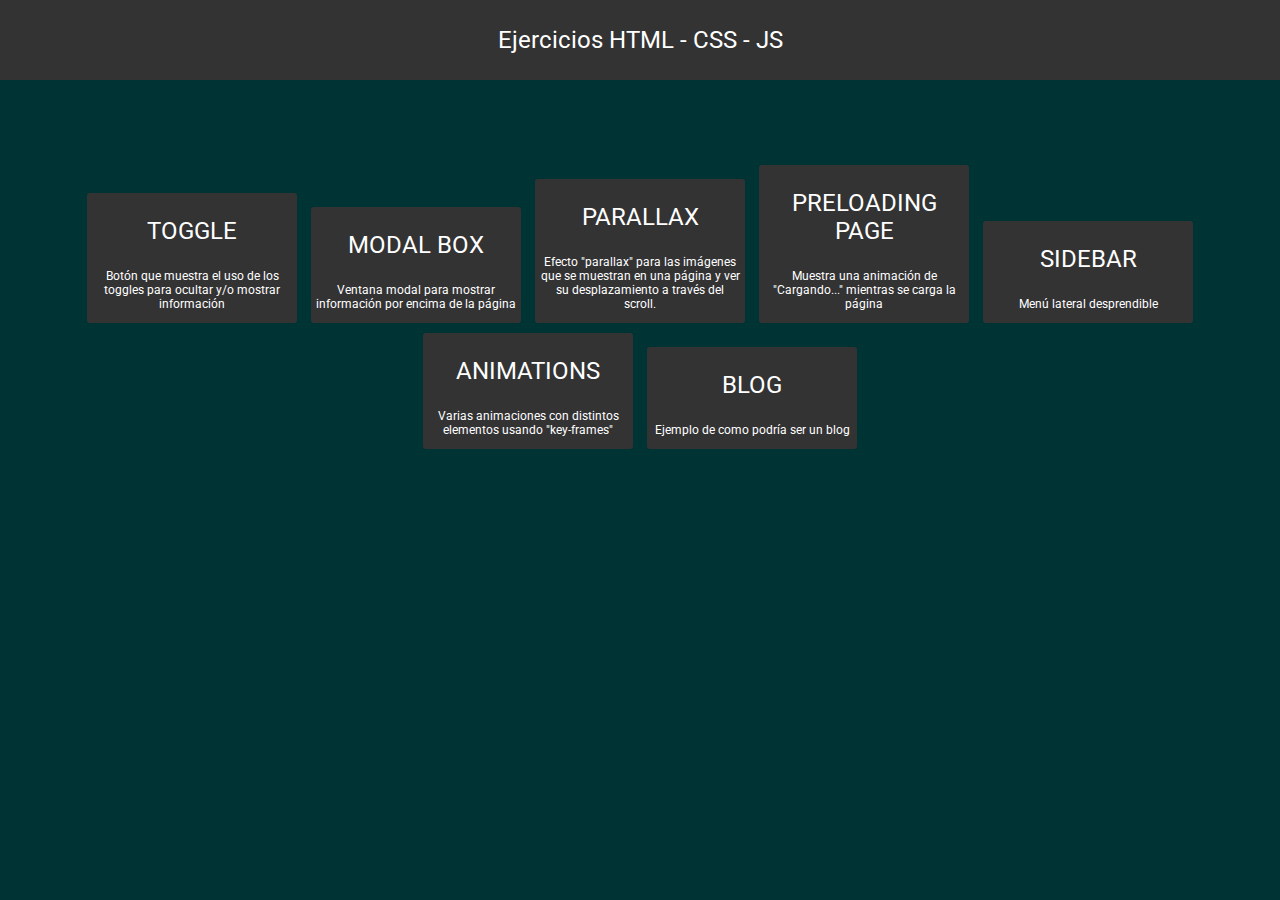
<file: index.html>
<!DOCTYPE html>
<html>
    <head>
        <title>HTML CSS JS</title>
        <meta charset="UTF-8">
        <meta name="viewport" content="width=device-width, initial-scale=1.0">

        <link href="https://fonts.googleapis.com/css?family=Roboto" rel="stylesheet">
        <link type="text/css" rel="stylesheet" href="index.css" />
    </head>
    <body>



        <div class="header">
            Ejercicios HTML - CSS - JS
        </div>


        <div class="container">
            <a href="ToggleHideShow/Toggle.html">
                <div class="sniper">
                    <p class="sniperTitle">TOGGLE</p>
                    <p class="sniperDescrip">Botón que muestra el uso de los toggles para ocultar y/o mostrar información</p>
                </div>
            </a>

            <a href="ModalBox/ModalBoxIndex.html">
                <div class="sniper">
                    <p class="sniperTitle">MODAL BOX</p>
                    <p class="sniperDescrip">Ventana modal para mostrar información por encima de la página</p>
                </div>
            </a>

            <a href="Parallax/Parallax.html">
                <div class="sniper">
                    <p class="sniperTitle">PARALLAX</p>
                    <p class="sniperDescrip">Efecto "parallax" para las imágenes que se muestran en una página y ver su desplazamiento a través del scroll.</p>
                </div>
            </a>

            <a href="PreloadingPage/PreloadingPage.html">
                <div class="sniper">
                    <p class="sniperTitle">PRELOADING PAGE</p>
                    <p class="sniperDescrip">Muestra una animación de "Cargando..." mientras se carga la página</p>
                </div>
            </a>

            <a href="Sidebar/Sidebar.html">
                <div class="sniper">
                    <p class="sniperTitle">SIDEBAR</p>
                    <p class="sniperDescrip">Menú lateral desprendible</p>
                </div>
            </a>
            
            <a href="Animations/AnimationsIndex.html">
                <div class="sniper">
                    <p class="sniperTitle">ANIMATIONS</p>
                    <p class="sniperDescrip">Varias animaciones con distintos elementos usando "key-frames"</p>
                </div>
            </a>
            
            <a href="BlurTransition/home.html">
                <div class="sniper">
                    <p class="sniperTitle">BLOG</p>
                    <p class="sniperDescrip">Ejemplo de como podría ser un blog</p>
                </div>
            </a>

            <!--    
            <a href="">
                <div class="sniper">
                    <p class="sniperTitle"></p>
                    <p class="sniperDescrip"></p>
                </div>
            </a>
            -->
        </div>



    </body>
</html>
</file>
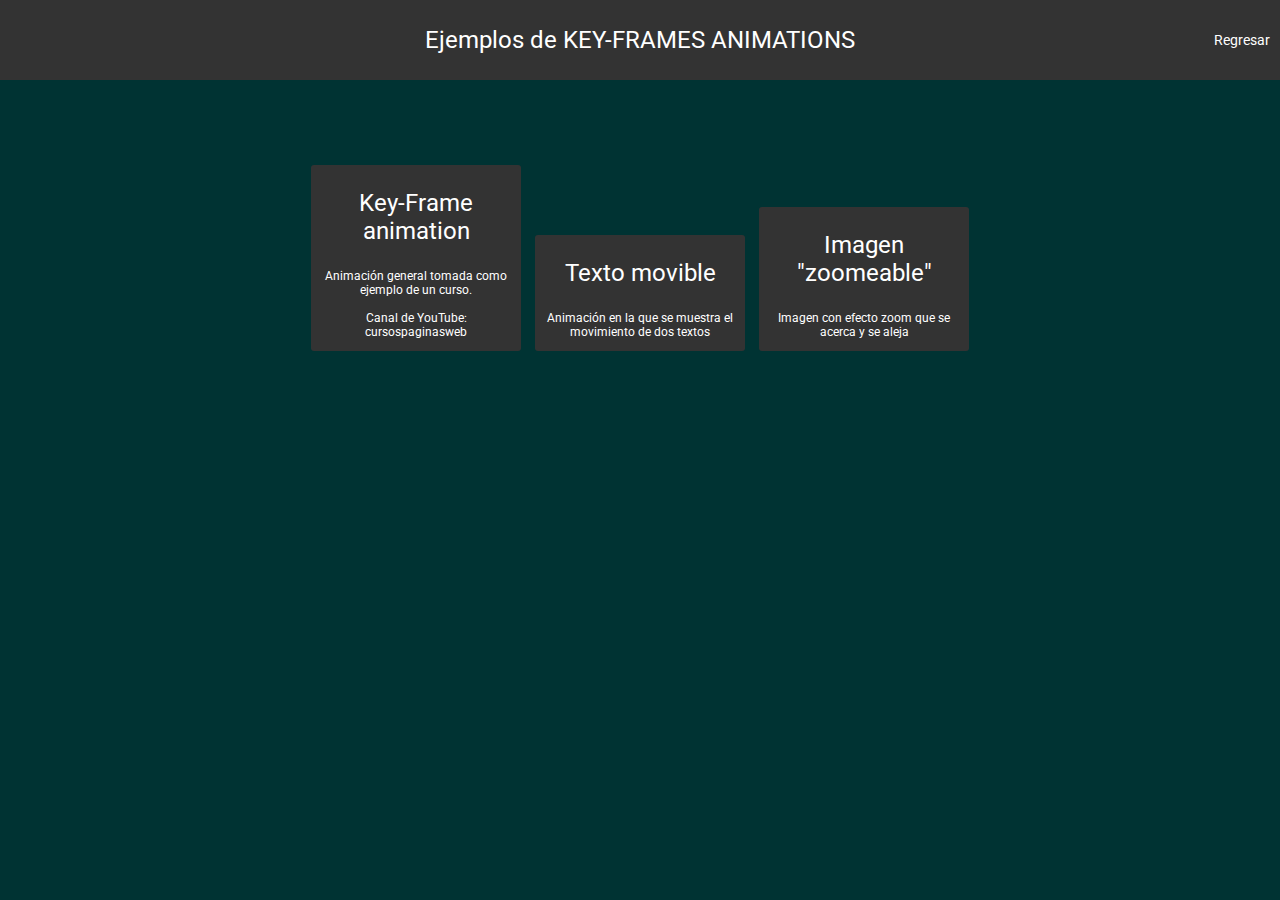
<file: Animations/AnimationsIndex.html>
<!DOCTYPE html>
<html>
    <head>
        <title>Animaciones</title>
        <meta charset="UTF-8">
        <meta name="viewport" content="width=device-width, initial-scale=1.0">

        <link href="https://fonts.googleapis.com/css?family=Roboto" rel="stylesheet">
        <link type="text/css" rel="stylesheet" href="../index.css" />
        <link type="text/css" rel="stylesheet" href="AnimationsIndex.css" />
    </head>
    <body>


        <div class="header">
            Ejemplos de KEY-FRAMES ANIMATIONS

            <a href="../index.html" class="backButton">Regresar</a>
        </div>


        <div class="container">
            <a href="AnimationsExamples/KeyFrameAnimation/animacion1.html" title="https://www.youtube.com/watch?v=LeFmCLBgAeg">
                <div class="sniper">
                    <p class="sniperTitle">Key-Frame animation</p>
                    <p class="sniperDescrip">
                        Animación general tomada como ejemplo de un curso.
                        <br/>
                        <br/>
                        Canal de YouTube: cursospaginasweb
                    </p>
                    
                </div>
            </a>

            <a href="AnimationsExamples/TextoMovible/textoMovible.html">
                <div class="sniper">
                    <p class="sniperTitle">Texto movible</p>
                    <p class="sniperDescrip">Animación en la que se muestra el movimiento de dos textos</p>
                </div>
            </a>
            
            <a href="AnimationsExamples/ImgZoom/imgZoom.html">
                <div class="sniper">
                    <p class="sniperTitle">Imagen "zoomeable"</p>
                    <p class="sniperDescrip">Imagen con efecto zoom que se acerca y se aleja</p>
                </div>
            </a>

            <!--    
            <a href="">
                <div class="sniper">
                    <p class="sniperTitle"></p>
                    <p class="sniperDescrip"></p>
                </div>
            </a>
            -->
        </div>


    </body>
</html>
</file>
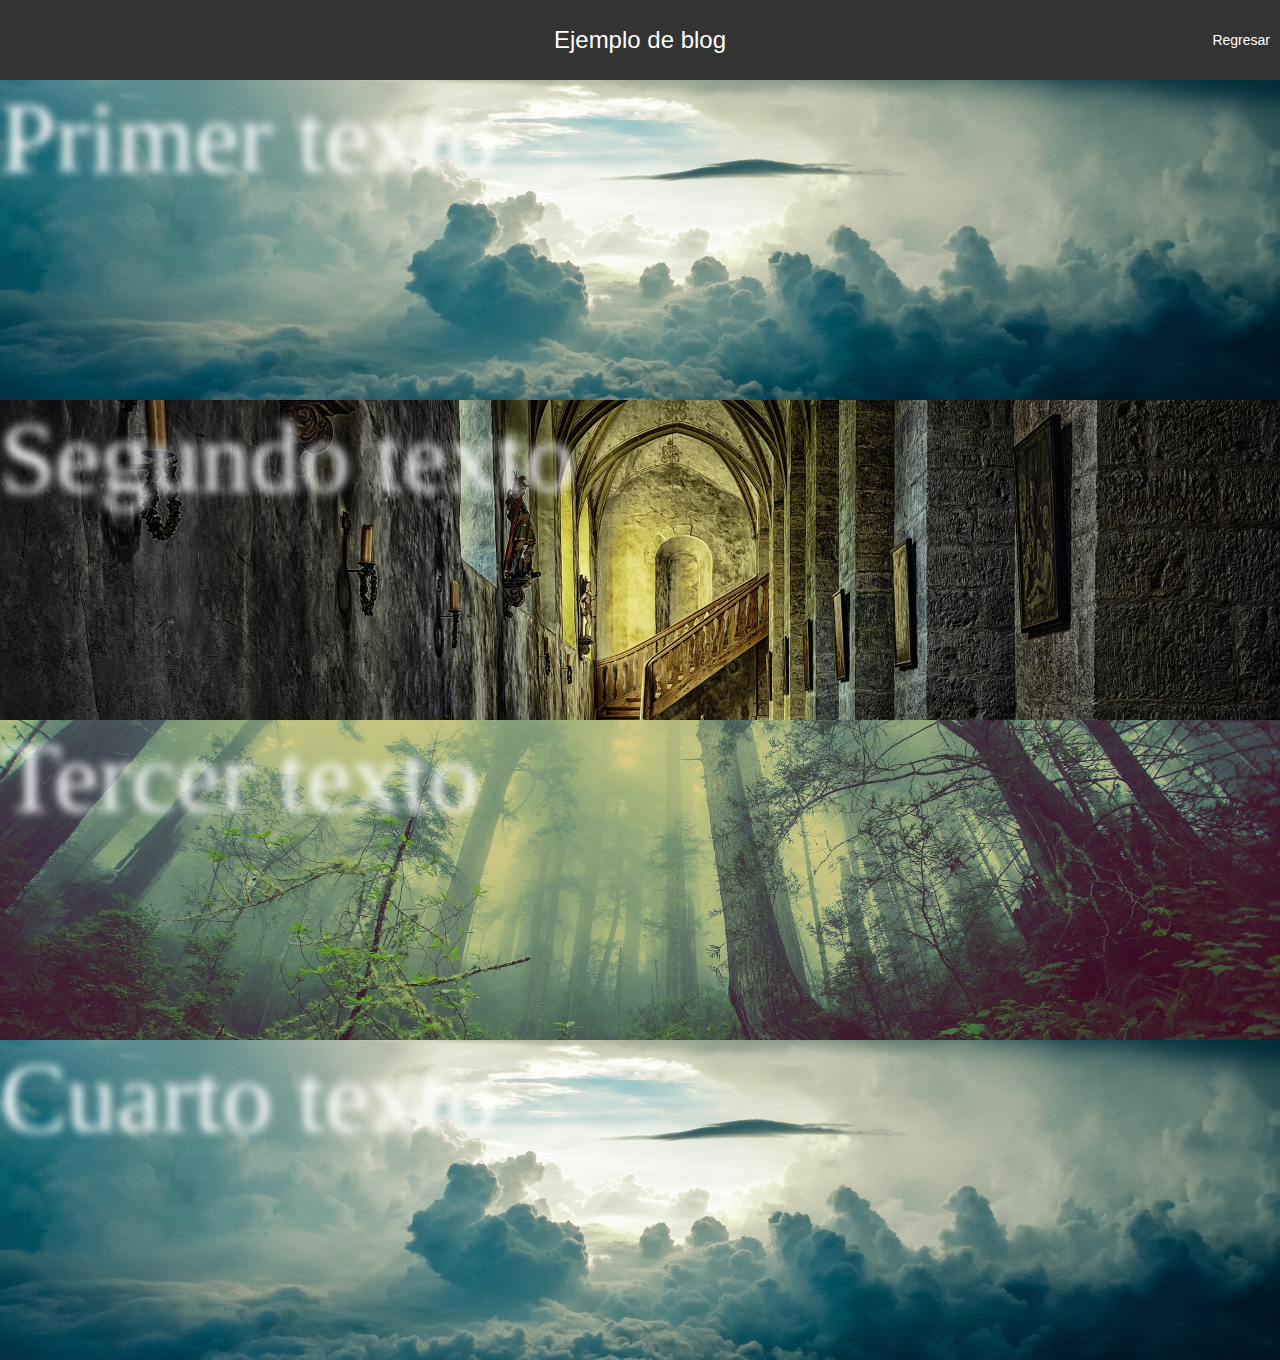
<file: BlurTransition/home.html>
<!DOCTYPE html>
<html>
    <head>
        <title>Blog</title>
        <meta charset="UTF-8">
        <meta name="viewport" content="width=device-width, initial-scale=1.0">

        <link type="text/css" rel="stylesheet" href="../index.css" />
        <link type="text/css" rel="stylesheet" href="home.css" />
    </head>
    <body>

        <div class="header">
            Ejemplo de blog

            <a href="../index.html" class="backButton">Regresar</a>
        </div>

        <div class="mainContainerBlur">
            <div class="imgContent">
                <div class="imgBckgnd" id="first"></div>
                <label class="linkContent">Primer texto</label>
            </div>

            <div class="imgContent">
                <div class="imgBckgnd" id="second"></div>
                <label class="linkContent">Segundo texto</label>
            </div>

            <div class="imgContent">
                <div class="imgBckgnd" id="third"></div>
                <label class="linkContent">Tercer texto</label>
            </div>

            <div class="imgContent">
                <div class="imgBckgnd" id="fourd"></div>
                <label class="linkContent">Cuarto texto</label>
            </div>

        </div>

    </body>
</html>
</file>
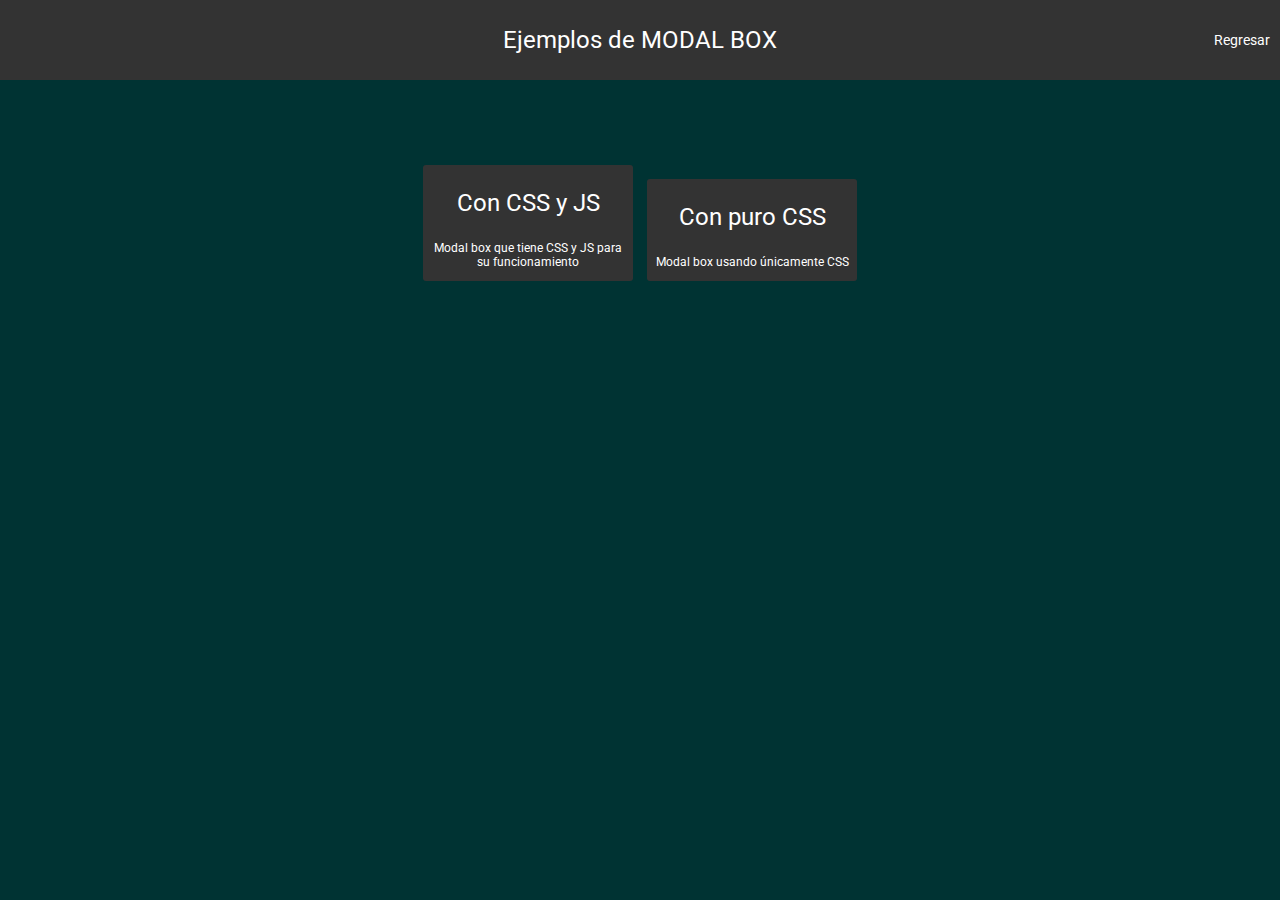
<file: ModalBox/ModalBoxIndex.html>
<!DOCTYPE html>
<html>
    <head>
        <title>Modal Box</title>
        <meta charset="UTF-8">
        <meta name="viewport" content="width=device-width, initial-scale=1.0">

        <link href="https://fonts.googleapis.com/css?family=Roboto" rel="stylesheet">
        <link type="text/css" rel="stylesheet" href="../index.css" />
    </head>
    <body>



        <div class="header">
            Ejemplos de MODAL BOX

            <a href="../index.html" class="backButton">Regresar</a>
        </div>


        <div class="container">
            <a href="WithJS/Modal.html">
                <div class="sniper">
                    <p class="sniperTitle">Con CSS y JS</p>
                    <p class="sniperDescrip">Modal box que tiene CSS y JS para su funcionamiento</p>

                </div>
            </a>

            <a href="PureCSS/VentanaModal.html">
                <div class="sniper">
                    <p class="sniperTitle">Con puro CSS</p>
                    <p class="sniperDescrip">Modal box usando únicamente CSS</p>
                </div>
            </a>
            
            <!--    
            <a href="">
                <div class="sniper">
                    <p class="sniperTitle"></p>
                    <p class="sniperDescrip"></p>
                </div>
            </a>
            -->
        </div>



    </body>
</html>
</file>
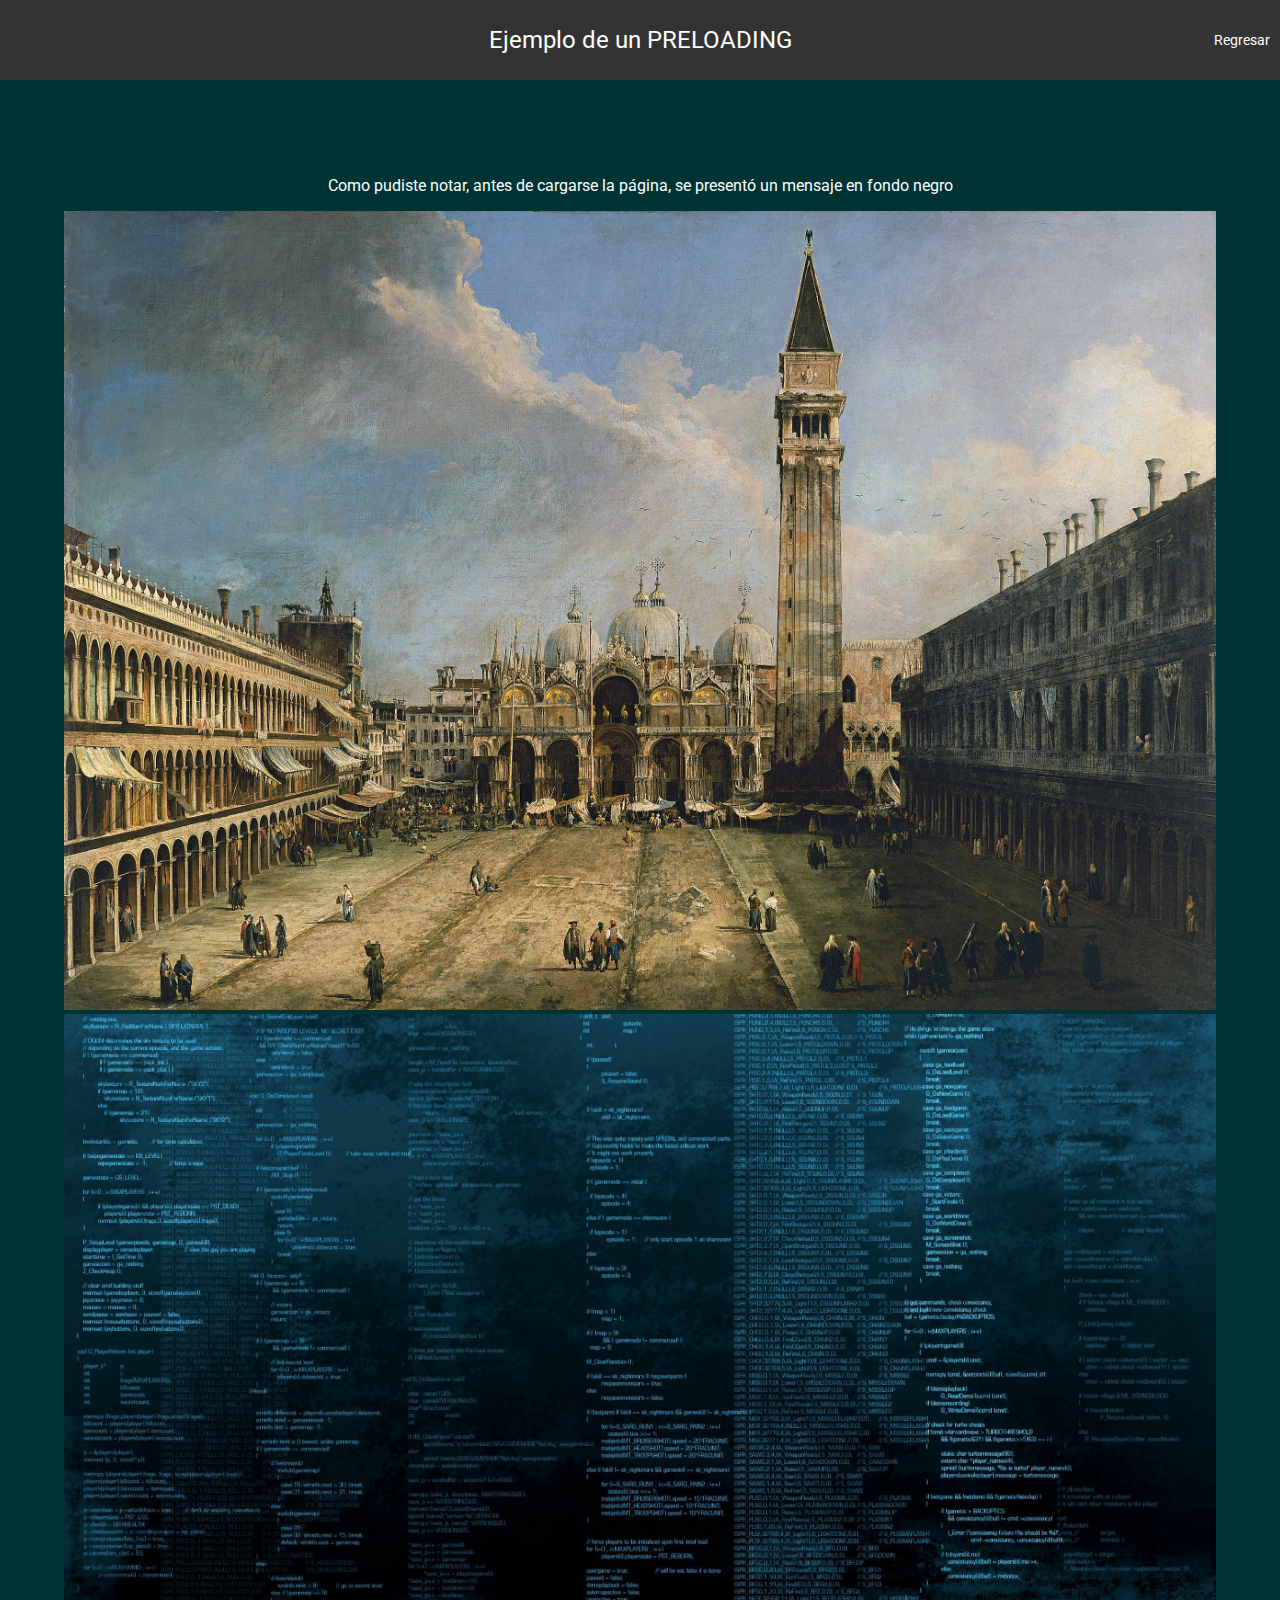
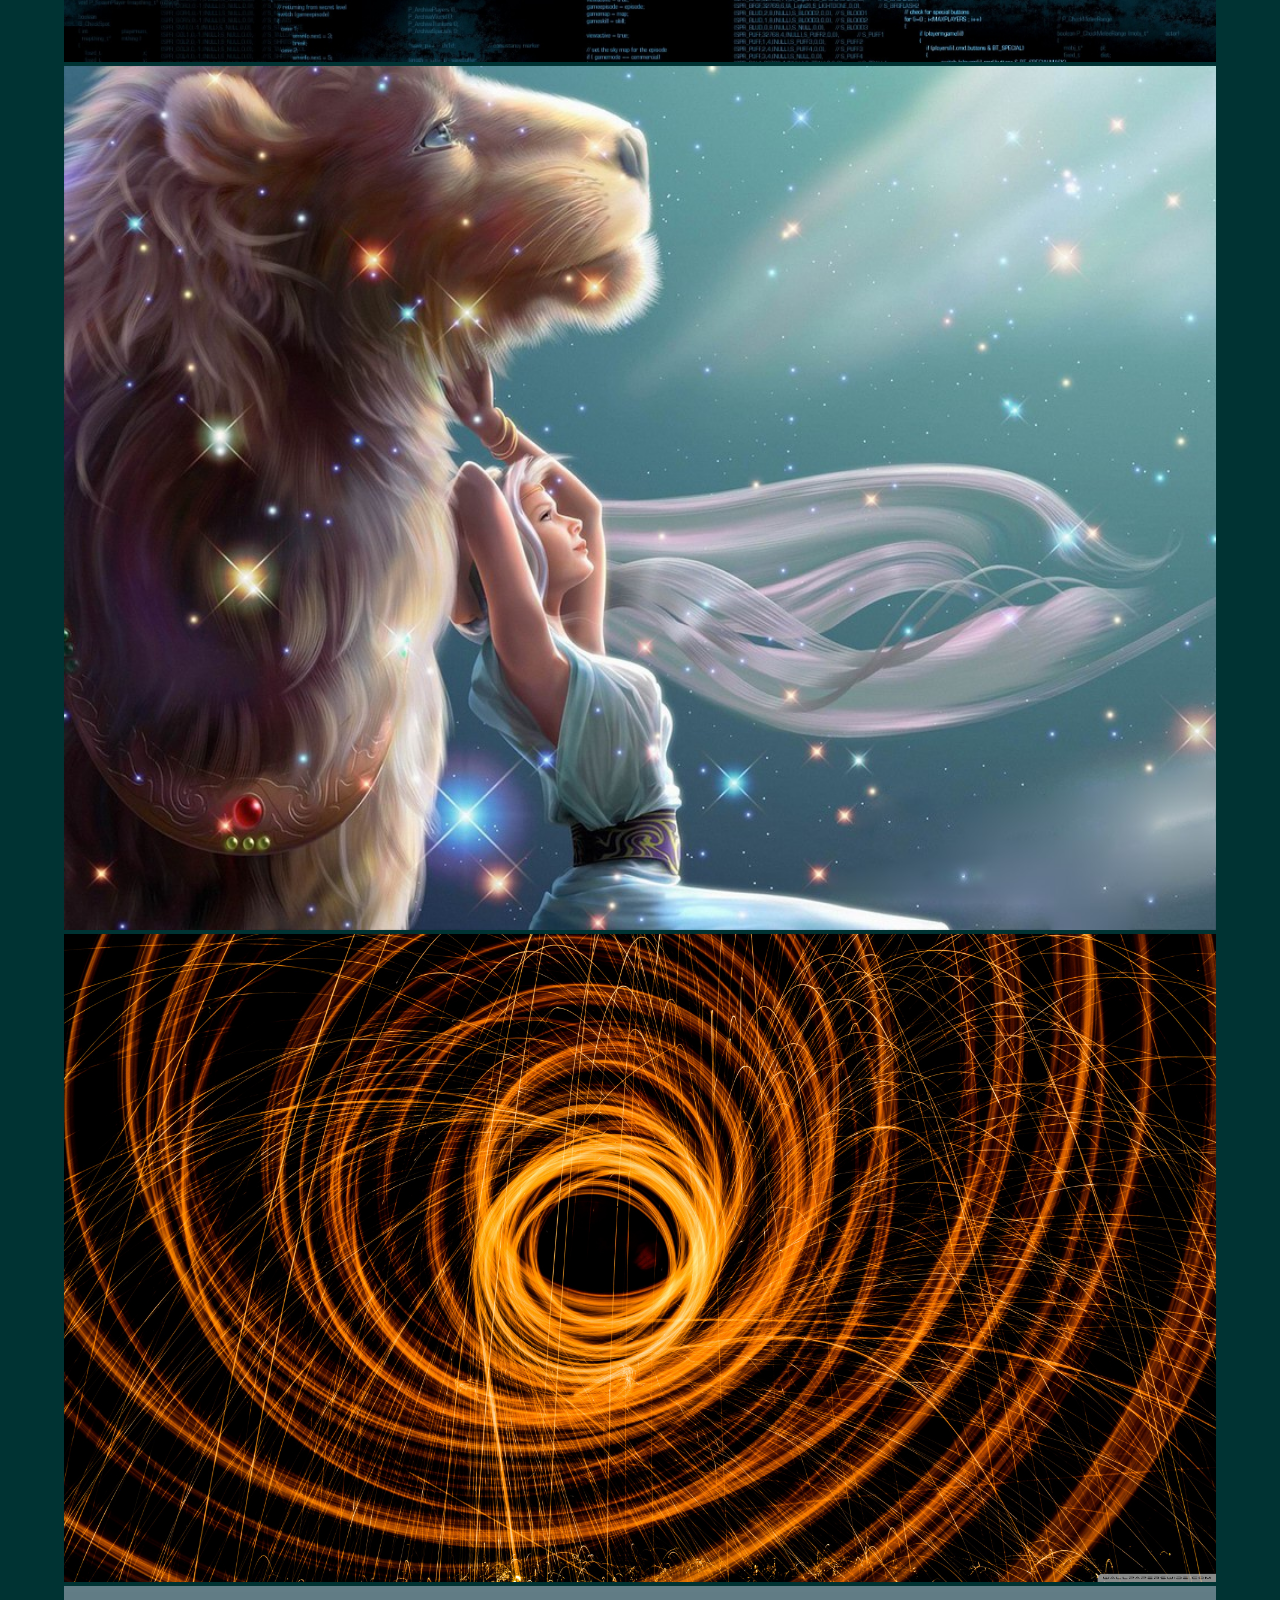
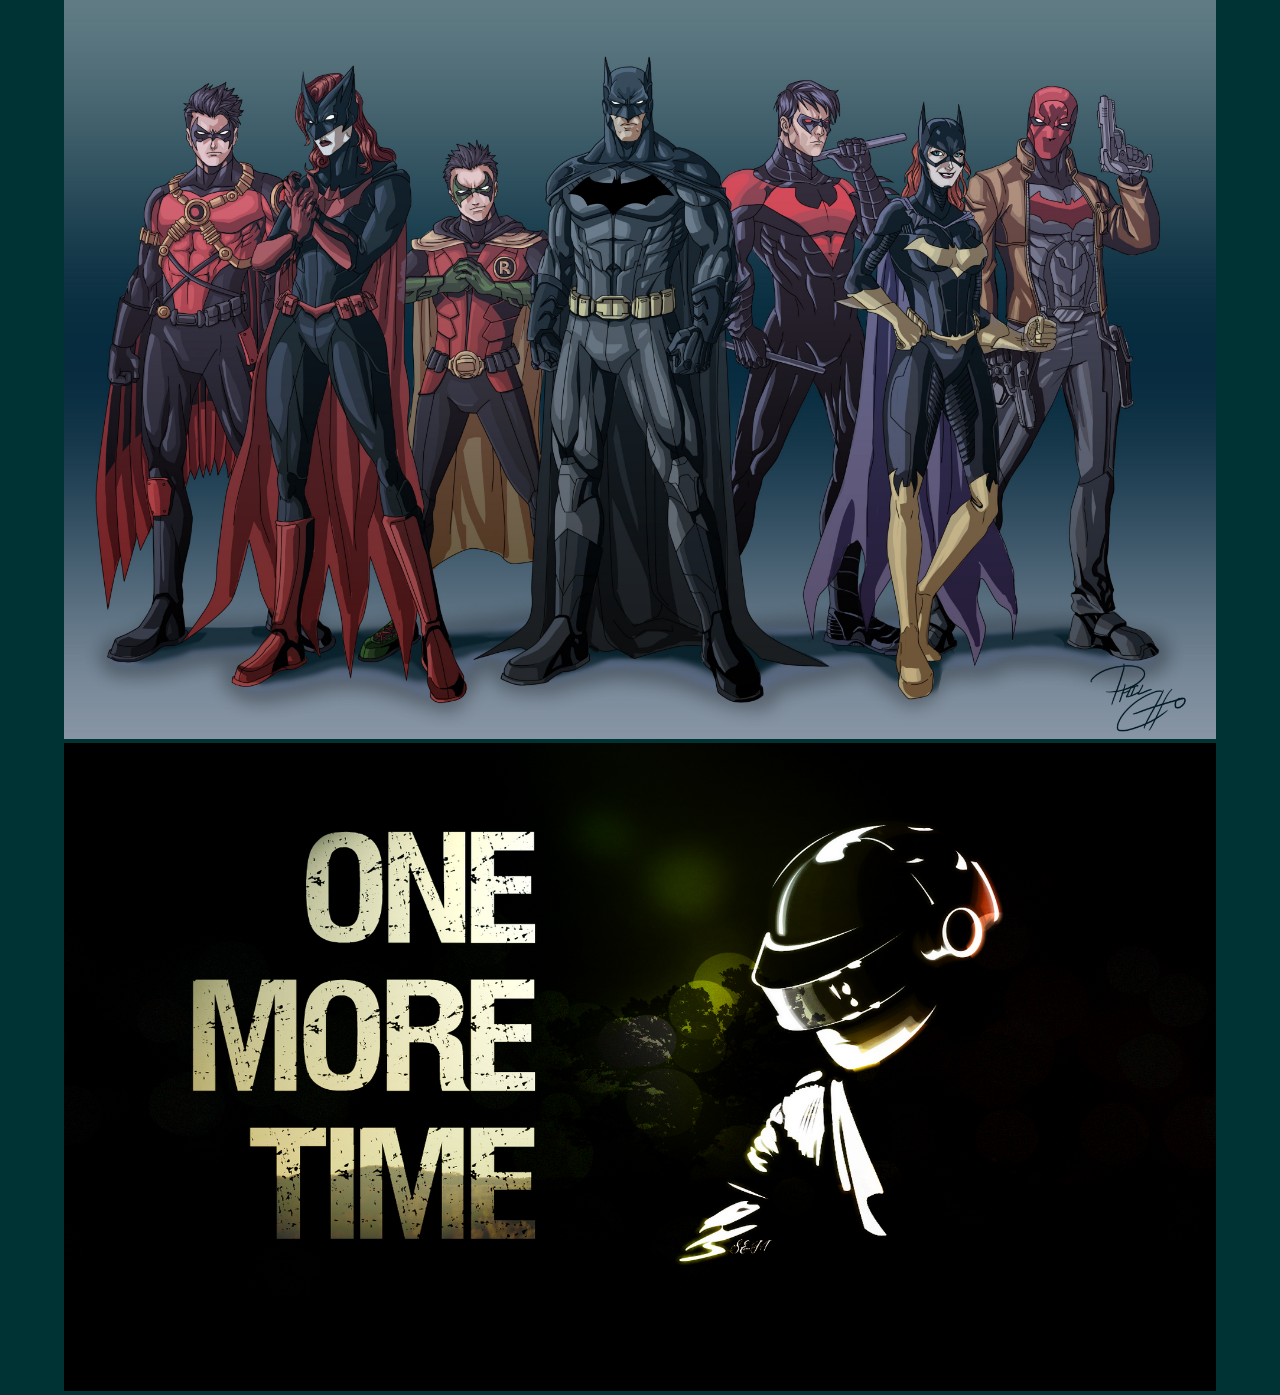
<file: PreloadingPage/PreloadingPage.html>
<!DOCTYPE html>
<html>
    <head>
        <title>Preloading Page</title>
        <meta charset="UTF-8">
        <meta name="viewport" content="width=device-width, initial-scale=1.0">

        <link href="https://fonts.googleapis.com/css?family=Roboto" rel="stylesheet">
        <link type="text/css" rel="stylesheet" href="../index.css" />
        <link type="text/css" rel="stylesheet" href="PreloadingPage.css" />

        <script type="text/javascript" src="PreloadingPage.js"></script>
    </head>
    <body>



        <div id="load_screen"> <div id="loading">Cargando...</div> </div>


        <div class="header">
            Ejemplo de un PRELOADING

            <a href="../index.html" class="backButton">Regresar</a>
        </div>

        <div class="container">
            
            <p>Como pudiste notar, antes de cargarse la página, se presentó un mensaje en fondo negro</p>

            <div class="preloadingImg">
                <img src="media/img/SanMarcos.jpg" alt="Ejemplo1" />
            </div>

            <div class="preloadingImg">
                <img src="media/img/Programming.jpg" alt="Ejemplo2" />
            </div>

            <div class="preloadingImg">
                <img src="media/img/Leon.bmp" alt="Ejemplo3" />
            </div>

            <div class="preloadingImg">
                <img src="media/img/FireCircles.jpg" alt="Ejemplo4" />
            </div>

            <div class="preloadingImg">
                <img src="media/img/Batman.jpg" alt="Ejemplo5" />
            </div>

            <div class="preloadingImg">
                <img src="media/img/DaftPunkW.png" alt="Ejemplo6" />
            </div>

        </div>


    </body>
</html>
</file>
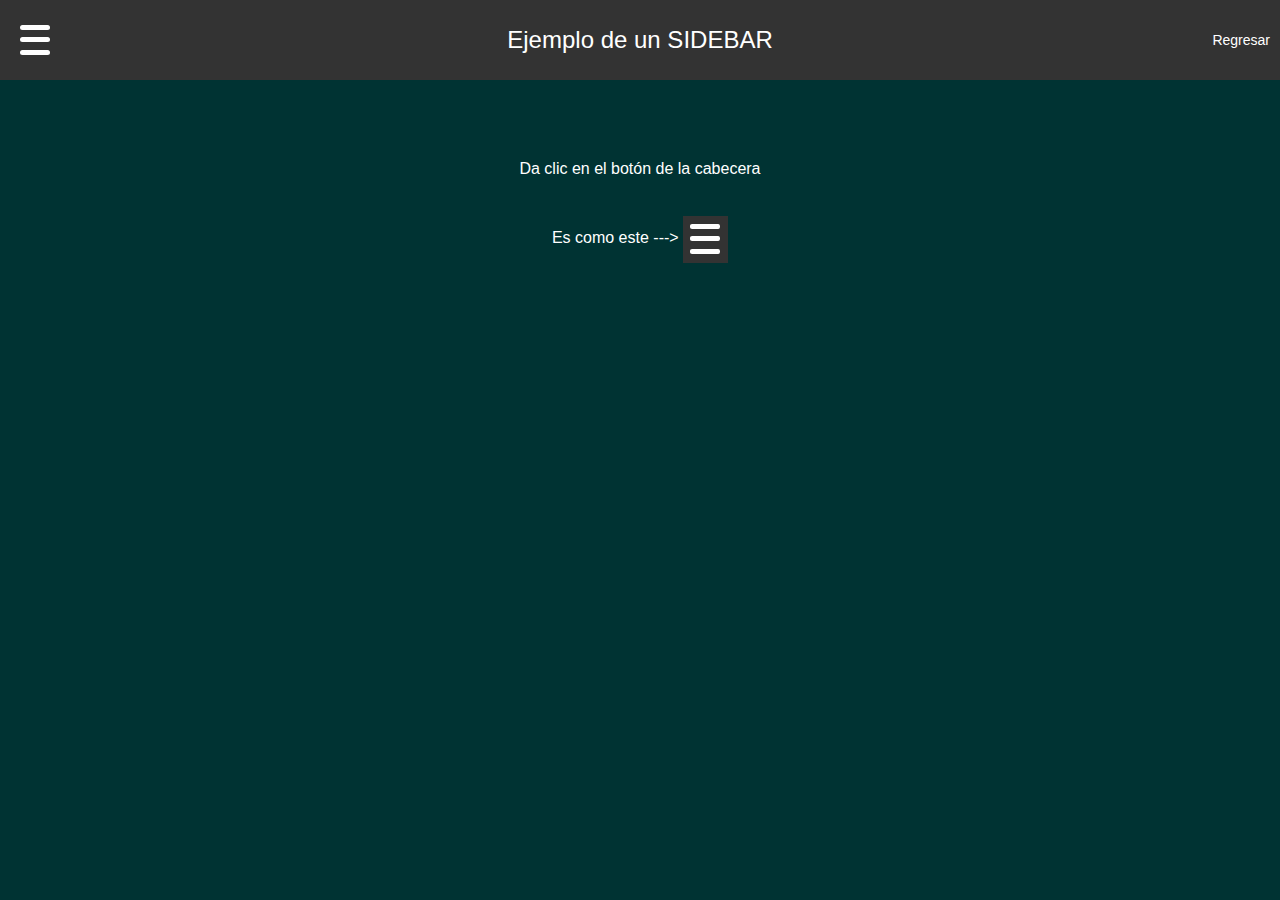
<file: Sidebar/Sidebar.html>
<!DOCTYPE html>
<!--
To change this license header, choose License Headers in Project Properties.
To change this template file, choose Tools | Templates
and open the template in the editor.
-->
<html>
    <head>
        <title>Sidebar</title>
        <meta charset="UTF-8">
        <meta name="viewport" content="width=device-width, initial-scale=1.0">

        <link type="text/css" rel="stylesheet" href="../index.css" />
        <link type="text/css" rel="stylesheet" href="Sidebar.css" />

        <script type="text/javascript" src="Sidebar.js"></script>
    </head>
    <body>



        <div class="header">
            Ejemplo de un SIDEBAR

            <a href="../index.html" class="backButton">Regresar</a>

            <!-- Botón para abrir el sidebar menu -->
            <div class="sidebarButton" onclick="openNav()">
                <div class="linesFromSidebar"></div>
                <div class="linesFromSidebar" style="top: 12px;"></div>
                <div class="linesFromSidebar" style="top: 25px;"></div>
            </div>
        </div>


        <div class="container">
            Da clic en el botón de la cabecera
            <br/>
            <br/>
            Es como este ---> <img class="sidebarContainerIco" src="sidebarButton.png" alt="Sidebar" />
        </div>



        <!-- ::::::::::::::::::::::::::::::::::::::::::::::::::::::::::::::: -->
        <!-- ::::::::::::::::::::::::: SIDEBAR MENU :::::::::::::::::::::::: -->
        <!-- :::::::::::::::::::::::::::::::::::::::::::::::::::::::::::::::  -->
        <div id="mySidenav" class="sidebarnav">
            <div id="sidebarMenu" class="sidebarMenu">
                <div class="closeSidebar" onclick="closeNav()">
                    <div class="componentCloseSidebar1"></div>
                    <div class="componentCloseSidebar2"></div>
                </div>
                <div class="containerSidebarLinks">
                    <button class="sidebarLinks" >Opción 1</button>
                    <button class="sidebarLinks" >Opción 2</button>
                    <button class="sidebarLinks" >Opción 3</button>
                    <button class="sidebarLinks" >Opción 4</button>
                    <button class="sidebarLinks" >Opción 5</button>
                    <button class="sidebarLinks" >Opción 6</button>
                </div>
            </div>
        </div>



    </body>
</html>
</file>
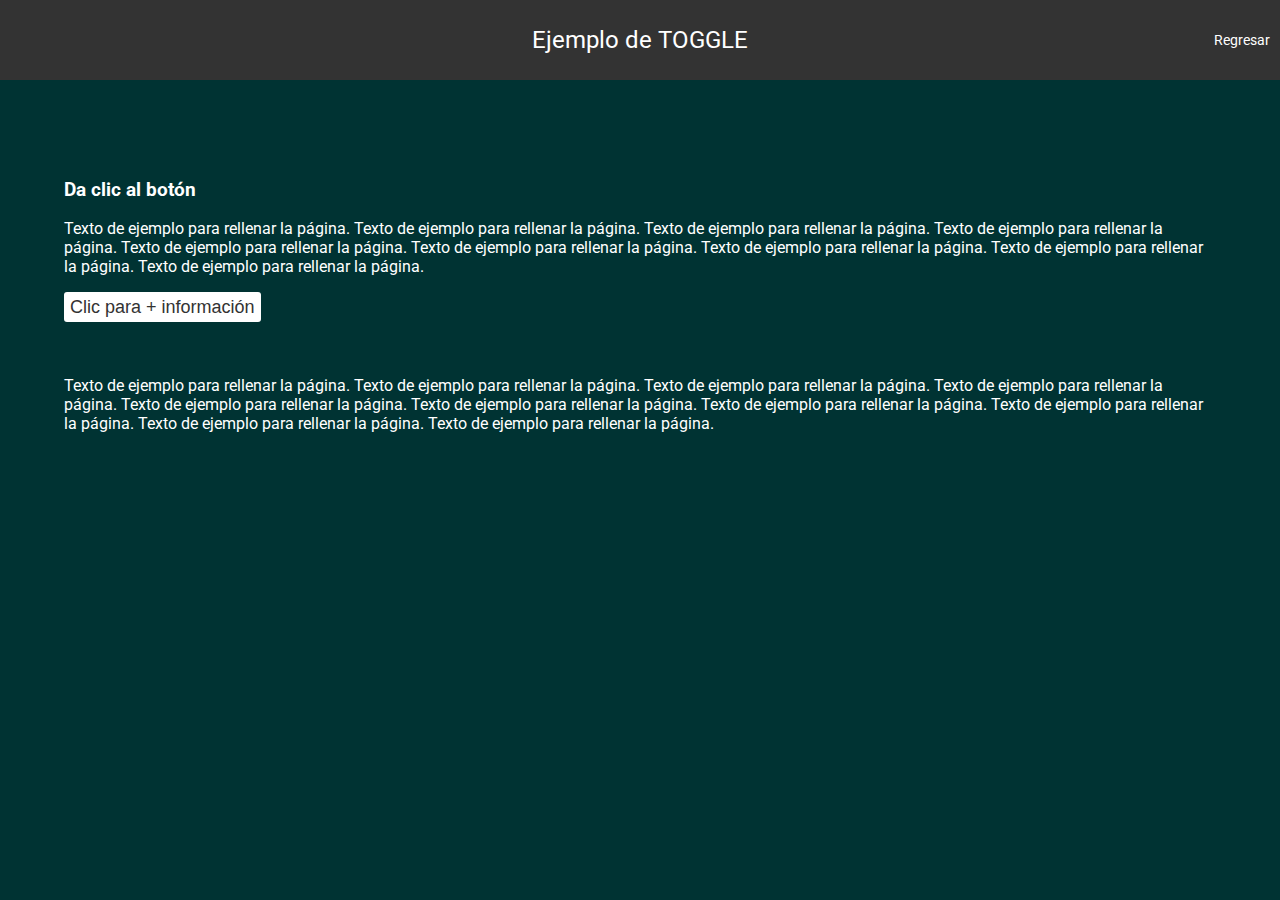
<file: ToggleHideShow/Toggle.html>
<!DOCTYPE html>
<html>
    <head>
        <title>Toggle Hide/Show</title>
        <meta charset="UTF-8">
        <meta name="viewport" content="width=device-width, initial-scale=1.0">

        <link href="https://fonts.googleapis.com/css?family=Roboto" rel="stylesheet">
        <link type="text/css" rel="stylesheet" href="../index.css" />
        <link type="text/css" rel="stylesheet" href="Toggle.css" />

        <script type="text/javascript" src="Toggle.js"></script>
    </head>
    <body>



        <div class="header">
            Ejemplo de TOGGLE

            <a href="../index.html" class="backButton">Regresar</a>
        </div>


        <div class="container">
            <h3>Da clic al botón</h3>
            <p>Texto de ejemplo para rellenar la página. Texto de ejemplo para rellenar la página. Texto de ejemplo para rellenar la página. Texto de ejemplo para rellenar la página. Texto de ejemplo para rellenar la página. Texto de ejemplo para rellenar la página. Texto de ejemplo para rellenar la página. Texto de ejemplo para rellenar la página. Texto de ejemplo para rellenar la página. </p>

            <button class="buttonStyle" onclick="toggle();">Clic para + información</button>
            <div class="aditionalInfo" id="toggle">
                Esta es la información que se muestra una vez que le das clic al botón de arriba "Clic para + información", que a su vez se oculta si le vuelves a dar clic al botón de arriba.
            </div>

            <br/>
            <br/>
            <br/>
            <p>Texto de ejemplo para rellenar la página. Texto de ejemplo para rellenar la página. Texto de ejemplo para rellenar la página. Texto de ejemplo para rellenar la página. Texto de ejemplo para rellenar la página. Texto de ejemplo para rellenar la página. Texto de ejemplo para rellenar la página. Texto de ejemplo para rellenar la página. Texto de ejemplo para rellenar la página. Texto de ejemplo para rellenar la página. </p>
        </div>



    </body>
</html>
</file>
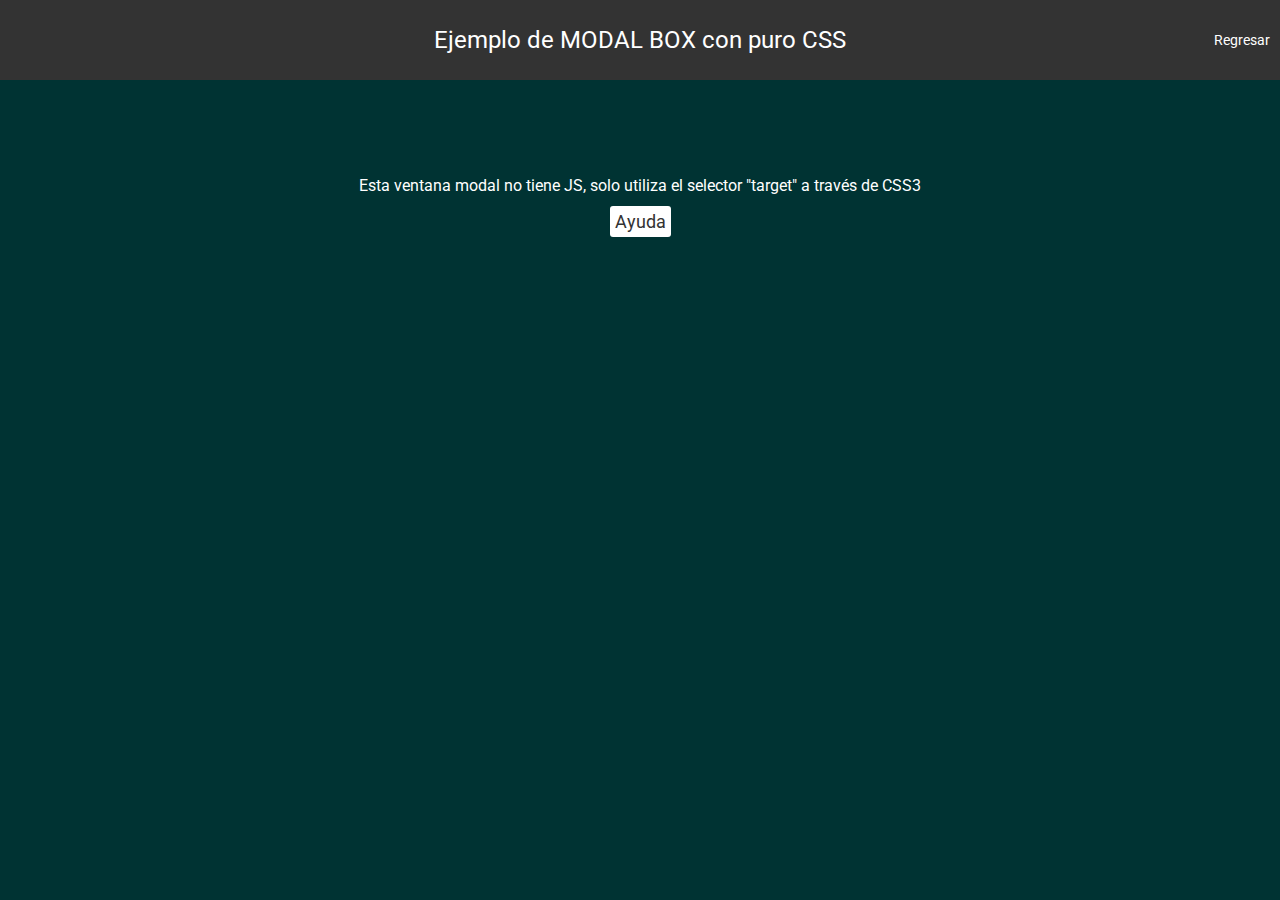
<file: ModalBox/PureCSS/VentanaModal.html>
<!DOCTYPE html>
<html>
    <head>
        <title>Ventana Modal</title>
        <meta charset="UTF-8">
        <meta name="viewport" content="width=device-width, initial-scale=1.0">

        <link href="https://fonts.googleapis.com/css?family=Roboto" rel="stylesheet">
        <link type="text/css" rel="stylesheet" href="../../index.css" />
        <link rel="stylesheet" href="VentanaModal.css" />

    </head>
    <body>



        <div class="header">
            Ejemplo de MODAL BOX con puro CSS

            <a href="../ModalBoxIndex.html" class="backButton">Regresar</a>
        </div>

        <div class="container">
            <p> Esta ventana modal no tiene JS, solo utiliza el selector "target" a través de CSS3 </p>
            <a class="buttonStyle" href="#miModal">Ayuda</a>
        </div>

        <div id="miModal" class="modal">
            <div class="modal-contenido">
                <a href="#">X</a>
                <h2>Ventana modal sin CSS</h2>
                <p>Aquí se muestra información adicional y/o de ayuda.</p>
            </div>  
        </div>



    </body>
</html>
</file>
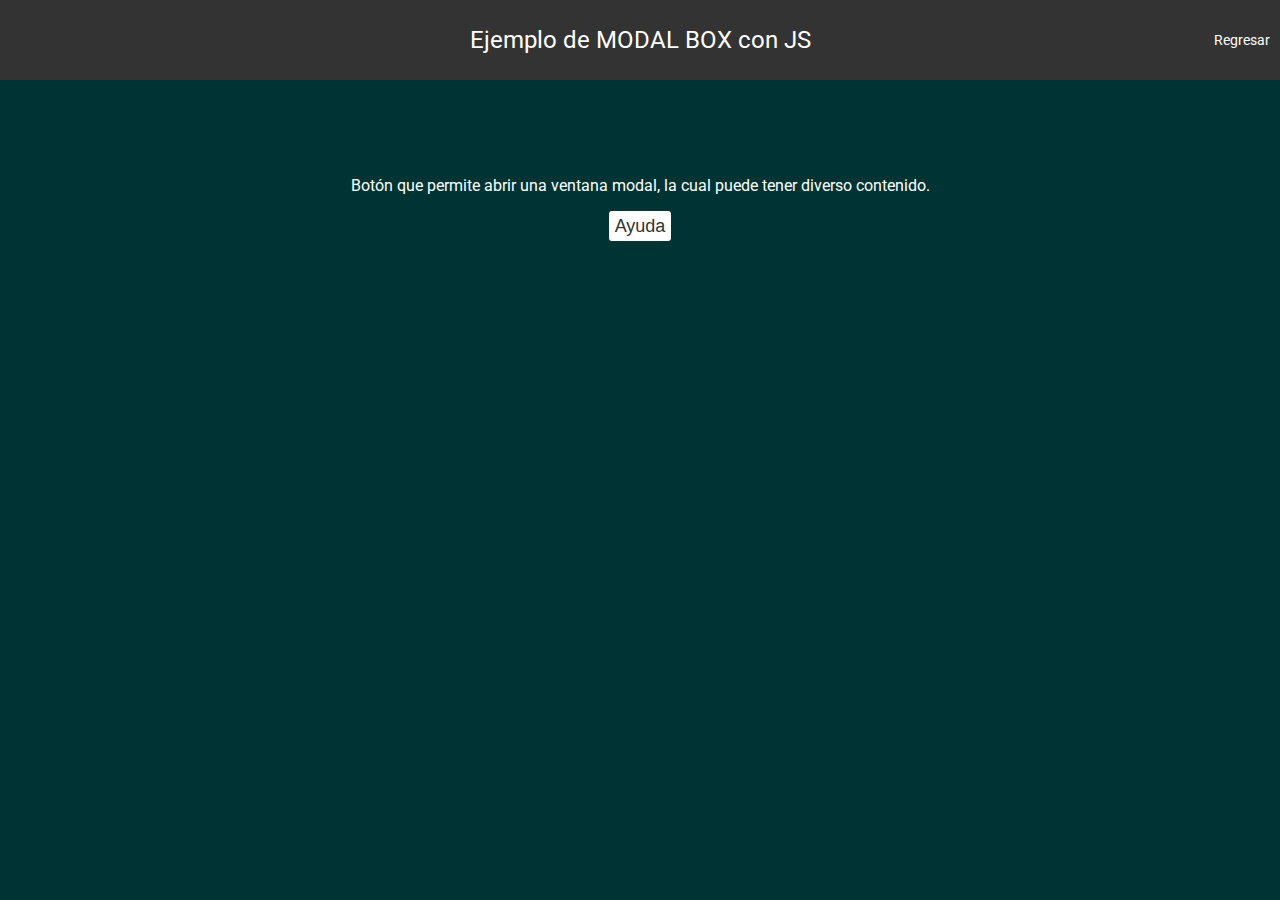
<file: ModalBox/WithJS/Modal.html>
<!DOCTYPE html>
<html>
    <head>
        <title>Modal Box</title>
        <meta charset="UTF-8">
        <meta name="viewport" content="width=device-width, initial-scale=1.0">

        <link href="https://fonts.googleapis.com/css?family=Roboto" rel="stylesheet">
        <link type="text/css" rel="stylesheet" href="../../index.css" />
        <link type="text/css" rel="stylesheet" href="Modal.css" />

        <script type="text/javascript" src="Modal.js"></script>
    </head>
    <body>



        <div class="header">
            Ejemplo de MODAL BOX con JS

            <a href="../ModalBoxIndex.html" class="backButton">Regresar</a>
        </div>

        <div class="container">
            <p>Botón que permite abrir una ventana modal, la cual puede tener diverso contenido.</p>
            <button class="buttonStyle" onclick="openModal();">Ayuda</button>
        </div>
        
        <div class="cover" id="cover">
            <div class="modalBox" id="modalBox">
                <button class="buttonStyle" id="closeModal" onclick="closeModal();"> X </button>
                <p>Este es el texto de la ventana modal que se mostrará cada que abras dicha ventana. De igual forma, este contenido se oculta al dar clic en "Cerrar".</p>
            </div>
            
        </div>



    </body>
</html>
</file>
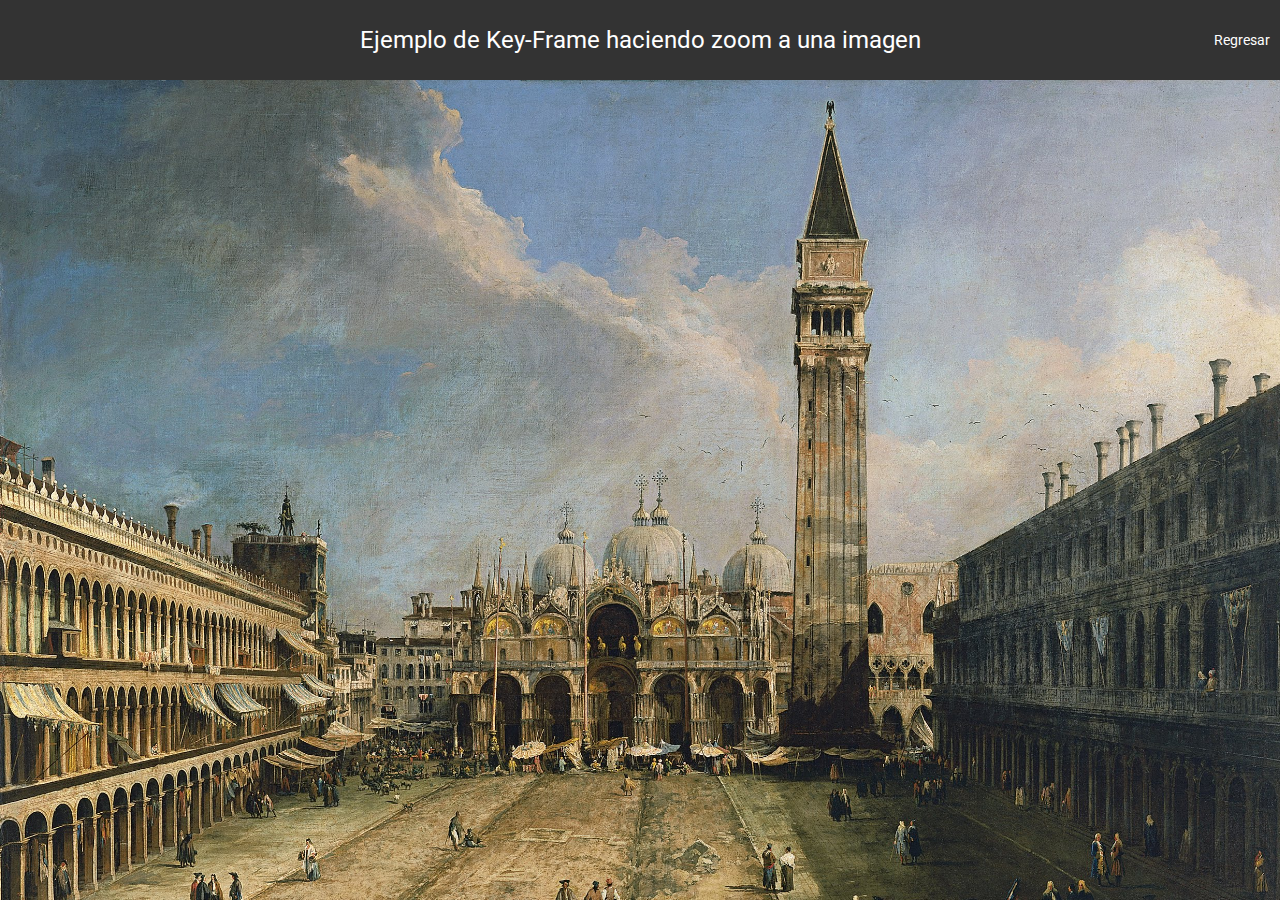
<file: Animations/AnimationsExamples/ImgZoom/imgZoom.html>
<!DOCTYPE html>
<html>
    <head>
        <title>Imagen con zoom</title>
        <meta charset="UTF-8">
        <meta name="viewport" content="width=device-width, initial-scale=1.0">

        <link href="https://fonts.googleapis.com/css?family=Roboto" rel="stylesheet">
        <link type="text/css" rel="stylesheet" href="../../../index.css" />
        <link type="text/css" rel="stylesheet" href="imgZoom.css" />
    </head>
    <body>


        <div class="header">
            Ejemplo de Key-Frame haciendo zoom a una imagen

            <a href="../../AnimationsIndex.html" class="backButton">Regresar</a>
        </div>


        <div class="imgZoom">
            
        </div>



    </body>
</html>
</file>
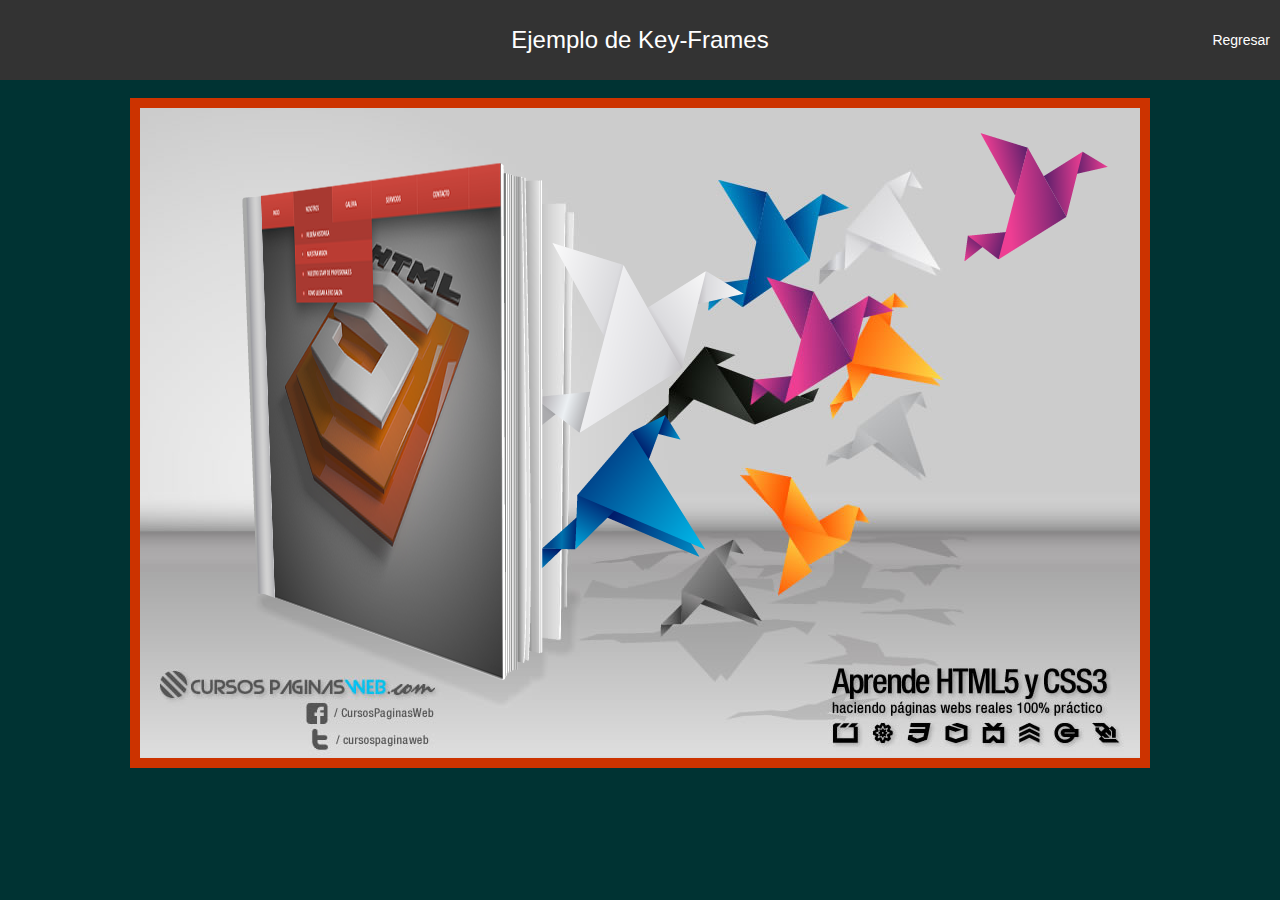
<file: Animations/AnimationsExamples/KeyFrameAnimation/animacion1.html>
<!doctype html>
<html>
    <head>
        <meta charset="utf-8">
        <title>Animación</title>

        <link type="text/css" rel="stylesheet" href="../../../index.css" />
        <link href="css/estilos.css" rel="stylesheet" type="text/css">
    </head>

    <body>


        <div class="header">
            Ejemplo de Key-Frames

            <a href="../../AnimationsIndex.html" class="backButton">Regresar</a>
        </div>


        <div id="contenedor">
            <div id="origamiblanco">
            </div>
            <div id="origamiazul">
            </div>
            <div id="origamifucsia">
            </div>
            <div id="libro">
            </div>
        </div>
    </body>
</html>
</file>
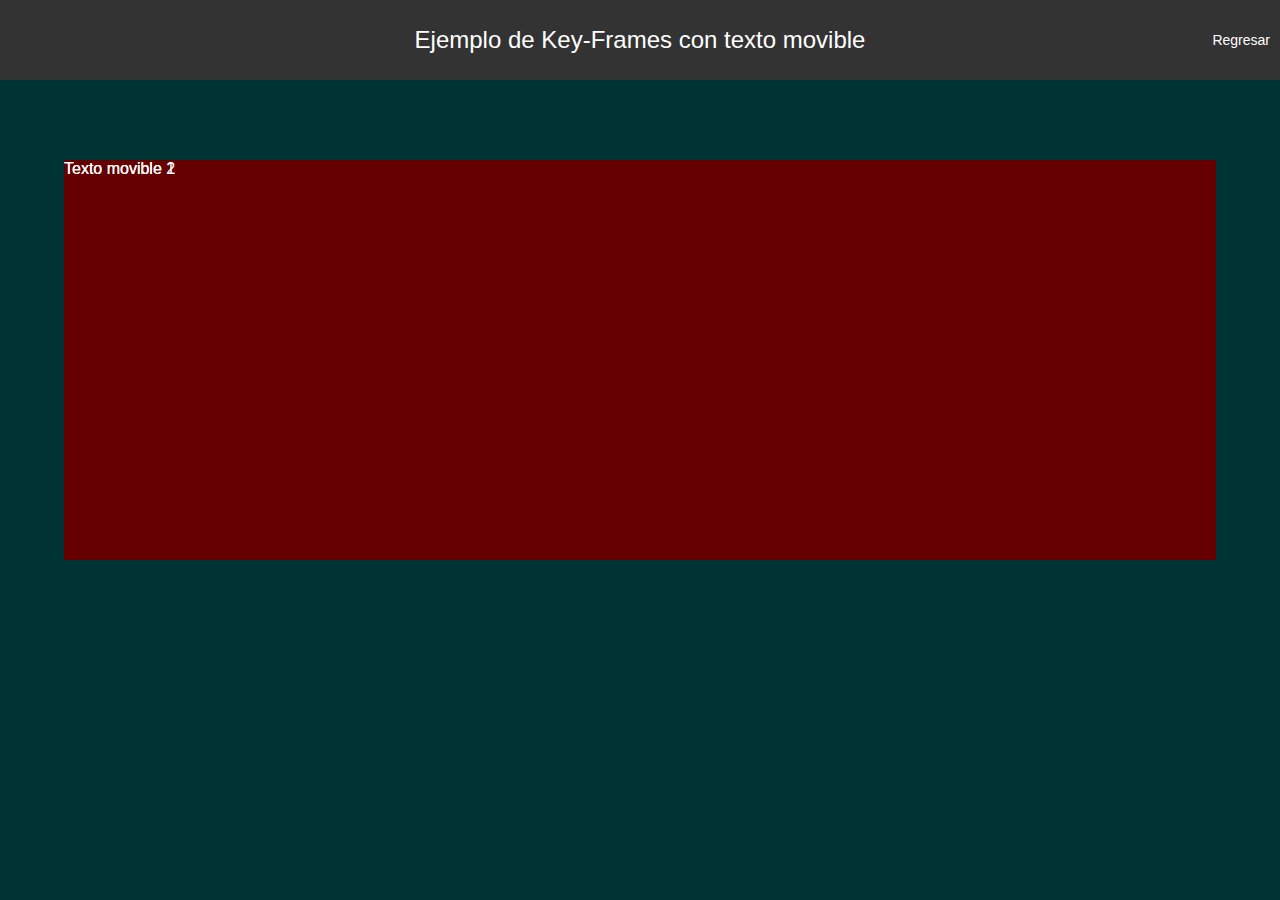
<file: Animations/AnimationsExamples/TextoMovible/textoMovible.html>
<!DOCTYPE html>
<html>
    <head>
        <title>Animación Texto</title>
        <meta charset="UTF-8">
        <meta name="viewport" content="width=device-width, initial-scale=1.0">

        <link href="../../../index.css" rel="stylesheet" type="text/css">
        <link href="textoMovible.css" rel="stylesheet" type="text/css">

    </head>
    <body>


        <div class="header">
            Ejemplo de Key-Frames con texto movible

            <a href="../../AnimationsIndex.html" class="backButton">Regresar</a>
        </div>

        
        <div class="container">
            <div id="texto1">Texto movible 1</div>
            <div id="texto2">Texto movible 2</div>
        </div>
    </body>
</html>
</file>
<file: index.css>
/* 
    Created on : 16-ene-2017, 10:17:57
    Author     : Aph
*/



body {
    background-color: #003333;
    font-family: 'Roboto', sans-serif;
}

/* Establecer que los enlaces no tengan el subrayado */
a {
    text-decoration: none;
}


/* Cabecera */
.header {
    position: fixed;
    top: 0px; left: 0px;
    width: 100%; height: 80px;
    background-color: #333;
    z-index: 1;

    text-align: center;
    color: #FFF;
    font-size: 24px;
    line-height: 80px;
}
/* Botón para regresar al index */
.backButton {
    position: absolute;
    top: 0px; right: 0px;
    background-color: transparent;
    padding: 0px 10px;

    color: #FFF;
    text-decoration: none;
    font-size: 14px;
}
.backButton:hover {
    background-color: #FFF;
    color: #003333;
}


/* DIV del contenido principal */
.container {
    position: absolute;
    top: 160px; left: 50%;
    width: 90%; height: auto;
    margin-left: -45%;
    overflow-x: no-display;

    color: #FFF;
    text-align: center;
}


/* Estilos generales de los botones */
.buttonStyle {
    width: auto; height: 30px;
    border: 0px;
    border-radius: 3px;
    background-color: #FFF;
    cursor: pointer;

    color: #333;
    font-size: 18px;
}
.buttonStyle:focus {
    outline: none;
}


/* Cada uno de los Snipers */
.sniper {
    position: relative;
    display: inline-block;
    top: 0px;
    width: 200px; height: auto;
    margin: 5px 5px;
    padding: 0px 5px;
    border-radius: 3px;
    background-color: #333;

    color: #FFF;
    text-align: center;
}
/* Título del Sniper */
.sniperTitle {
    font-size: 24px;
}
/* Descripción del Sniper */
.sniperDescrip {
    font-size: 12px;
}
</file>
<file: Animations/AnimationsIndex.css>
/* 
    Created on : 23/01/2017, 05:17:36 PM
    Author     : Aph
*/
</file>
<file: BlurTransition/home.css>
.mainContainerBlur {
    position: absolute;
    top: 80px; left: 0;
    width: 100%; height: auto;
}

.imgContent {
    position: relative;
    width: 100%; height: 320px;
}
.imgContent:hover .imgBckgnd {
    filter: blur(5px);
    -webkit-filter: blur(5px);
}
.imgContent:hover .linkContent {
    filter: blur(0px);
    -webkit-filter: blur(0px);
}

.imgBckgnd {
    position: absolute;
    width: 100%; height: 100%;
    background-position: center;
    background-repeat: no-repeat;
    background-size: cover;
    
    transition: all 0.5s;
}

#first {
    background-image: url('img/sky.jpg');
}
#second {
    background-image: url('img/monastery.jpg');
}
#third {
    background-image: url('img/forest.jpg');
}
#fourd {
    background-image: url('img/sky.jpg');
}

.linkContent {
    position: absolute;
    width: auto; height: auto;

    color: #FFF;
    font-size: 100px;
    font-family: fantasy;

    filter: blur(5px);
    -webkit-filter: blur(5px);
    
    transition: all 0.5s;
}
</file>
<file: PreloadingPage/PreloadingPage.css>
/* 
    Created on : 23/01/2017, 03:18:38 PM
    Author     : Aph
*/


/* Clase general para las imágenes que se mostrarán */
.preloadingImg {
    position: relative;
    
    background-position: center;
    background-repeat: no-repeat;
    background-size: cover;
}

/* Asignarles un tamaño */
.preloadingImg img {
    width: 100%;
    height: auto;
}


/* Div que se muestra antes y durante la carga de la página */
#load_screen {
    position: fixed;
    top: 0px; left: 0px;
    width: 100%; height: 100%;
    background-color: rgb(0,0,0);
    z-index: 10;
}

#load_screen > #loading {
    position: absolute;
    top: 50%; left: 0px;
    width: 100%; height: 20px;
    
    text-align: center;
    color: #FFF;
    font-size: 50px;
}
</file>
<file: Sidebar/Sidebar.css>
/* 
    Created on : 14/12/2016, 12:54:08 PM
    Author     : Aph
*/



/* Imagen de ejemplo para el ícono de la cabecera */
.sidebarContainerIco {
    position: relative;
    top: 20px;
}



/* ************************************************************************** */
/* ::::::::::::::::::::::::::::::::: SIDEBAR :::::::::::::::::::::::::::::::: */
/* ************************************************************************** */
.sidebarButton {
    position: absolute;
    top: 25px; left: 20px;
    width: 30px; height: 30px;
    cursor: pointer;

    z-index: 1;
}
.linesFromSidebar {
    position: absolute;
    width: 30px; height: 5px;
    background-color: #FFF;
    border-radius: 3px;
}
.sidebarnav {
    position: fixed;
    top: 0px; left: 0px;
    width: 0px; height: 100%;
    background-color: rgba(0,0,0,0.8);
    z-index: 10;
}
.sidebarMenu {
    position: absolute;
    top: 0px; left: 0px;
    width: 0px; height: 100%;
    background-color: #003333;
    overflow-x: hidden;
    transition: all 0.5s;
}
.closeSidebar {
    position: absolute;
    top: 25px; left: 20px;
    width: 30px; height: 30px;
    cursor: pointer;

    transition: all 0.3s;
}
.closeSidebar:hover {
    transform: rotate(90deg);
}
.componentCloseSidebar1 {
    position: relative;
    top: 12px; left: -5px;
    width: 40px; height: 5px;
    background-color: #FFF;
    border-radius: 3px;
    transform: rotate(45deg);
}
.componentCloseSidebar2 {
    position: relative;
    top: 8px; left: -5px;
    width: 40px; height: 5px;
    background-color: #FFF;
    border-radius: 3px;
    transform: rotate(135deg);
}
.containerSidebarLinks {
    position: absolute;
    display: block;
    top: 100px; left: 0px;
}
.sidebarLinks {
    position: relative;
    width: 350px; height: 50px;
    background: transparent;
    padding-left: 20px;
    border: 0px;
    cursor: pointer;

    color: #FFF;
    line-height: 50px;
    font-size: 24px;
    text-align: left;

    transition: background-color 0.3s, color 0.3s;
}
.sidebarLinks:hover {
    background-color: #FFF;
    color: #003333;
}
</file>
<file: ToggleHideShow/Toggle.css>
/* 
    Created on : 16-ene-2017, 10:04:30
    Author     : Aph
*/


.aditionalInfo {
    position: relative;
    display: none;
    width: 400px; height: auto;
    margin-top: 10px;
    padding: 10px;
    border-radius: 3px;
    background-color: #FFF;
    
    color: #333;
}

.container {
    text-align: left;
}
</file>
<file: ModalBox/PureCSS/VentanaModal.css>
/* 
    Created on : 3/03/2016, 06:13:54 PM
    Author     : Apache
*/



/* Fondo negro */
.modal{
    position: fixed;
    top:0; right:0; bottom:0; left:0;
    opacity: 0;
    background-color: rgba(0,0,0,0.9);
    pointer-events: none;
    z-index: 10;
    
    transition: all 0.5s;
}

/* Contenedor de lo que se mostrará en la ventana modal */
.modal-contenido{
    position: absolute;
    top: 80px; left: 50%;
    width: 300px; height: auto;
    margin-left: -150px;
    padding: 10px;
    border-radius: 10px;
    background-color: #FFF;
    
    color: #003333;
    text-align: center;
}

/* Estilos para la "X" que cierra la ventana modal" */
.modal-contenido a {
    position: absolute;
    top: 10px; right: 10px;
    
    color: #003333;
    text-align: right;
    font-weight: bold;
}

/* Selector target para ocultar la ventana modal cambiando algunos atributos */
#miModal:target{
    opacity: 1;
    pointer-events: auto;
}



/* Enlace que abre la ventana modal */
.container a {
    padding: 5px;
}
</file>
<file: ModalBox/WithJS/Modal.css>
/* 
    Created on : 16-ene-2017, 11:23:50
    Author     : Aph
*/



.cover {
    position: fixed;
    display: none;/**/
    top: 0px; left: 0px; bottom: 0px; right: 0px;
    background-color: rgba(0,0,0,0.7);
    z-index: 10;
}

.modalBox {
    position: absolute;
    top: 50%; left: 50%;
    width: 300px; height: 0px;
    margin: -160px 0px 0px -160px;
    padding: 10px;
    background-color: #FFF;

    color: #333;
}

#closeModal {
    border: 2px solid #333;
}
</file>
<file: Animations/AnimationsExamples/ImgZoom/imgZoom.css>
/* 
    Created on : 23/01/2017, 06:23:08 PM
    Author     : Aph
*/


.imgZoom {
    position: fixed;
    top: 80px; left: 0px;
    width: 100%; height: 100%;
    
    background-image: url('SanMarcos.jpg');
    background-position: center;
    background-repeat: no-repeat;
    background-size: cover;
    
    animation: imgZoom 6s infinite;
    -moz-animation: imgZoom 6s infinite;
    -webkit-animation: imgZoom 6s infinite;
}



/* ANIMACIONES */
@keyframes imgZoom {
    0%{transform: scale(1);}
    50%{transform: scale(1.5);}
    100%{transform: scale(1);};
}
</file>
<file: Animations/AnimationsExamples/KeyFrameAnimation/css/estilos.css>
@charset "utf-8";
/* CSS Document */

#contenedor{
    position:relative;
    top: 90px;
    width:1000px; height:650px;
    border:10px solid #C30;
    margin:0 auto;
    background:url(../imagenes/fondo1.jpg) no-repeat;
    overflow:hidden;
}
#libro{
    width:301px;
    height:517px;
    background:url(../imagenes/libro.png) no-repeat;
    position:absolute;
    top:55px;
    left:102px;
}
#origamiblanco{
    width:216px;
    height:193px;
    background:url(../imagenes/origami-blanco.png) no-repeat;
    position:absolute;
    top:135px;
    left:388px;

    animation: animacionOrigamiBlanco 5s infinite;
    -moz-animation: animacionOrigamiBlanco 5s infinite;
    -webkit-animation: animacionOrigamiBlanco 5s infinite;
}
#origamiazul{
    width:164px;
    height:154px;
    background:url(../imagenes/origami-azul.png) no-repeat;
    position:absolute;
    top:307px;
    left:401px;

    animation: animacionOrigamiAzul 10s infinite;
    -moz-animation: animacionOrigamiAzul 10s infinite;
    -webkit-animation: animacionOrigamiAzul 10s infinite;
}
#origamifucsia{
    width:144px;
    height:128px;
    background:url(../imagenes/origami-fuscia.png) no-repeat;
    position:absolute;
    top:25px;
    left:824px;

    animation: animacionOrigamiFucsia 20s infinite;
    -moz-animation: animacionOrigamiFucsia 20s infinite;
    -webkit-animation: animacionOrigamiFucsia 20s infinite;

}


/* *** ANIMACIONES *** */

/* Origami Blanco */
@keyframes animacionOrigamiBlanco {
    from{left: 159px; top: 135px;}
    to{left: 1010px; top: -139px;}
}

@-webkit-keyframes animacionOrigamiBlanco {
    from{left: 159px; top: 135px;}
    to{left: 1010px; top: -139px;}
}

@-moz-keyframes animacionOrigamiBlanco {
    from{left: 159px; top: 135px;}
    to{left: 1010px; top: -139px;}
}

/* Origami Azul */
@keyframes animacionOrigamiAzul {
    from{left: 167px; top: 307px;}
    to{left: 1010px; top: 130px;}
}

@-webkit-keyframes animacionOrigamiAzul {
    from{left: 167px; top: 307px;}
    to{left: 1010px; top: 130px;}
}

@-moz-keyframes animacionOrigamiAzul {
    from{left: 167px; top: 307px;}
    to{left: 1010px; top: 130px;}
}

/* Origami Fucsia */
@keyframes animacionOrigamiFucsia {
    0%{left: -153px; top: 660px;}
    50%{left: 856px; top: 315px;}
    75%{left: 377px; top: 95px;}
    100%{left: 1010px; top: -128px;}
}
</file>
<file: Animations/AnimationsExamples/TextoMovible/textoMovible.css>
.container {
    height: 400px;
    background-color: #660000;
}

#texto1 {
    position: absolute;
    color: #FFF;

    animation: animacionTexto1 8s infinite;
    -moz-animation: animacionTexto1 8s infinite;
    -webkit-animation: animacionTexto1 8s infinite;
}

#texto2 {
    position: absolute;
    color: #FFF;

    animation: animacionTexto2 3s infinite;
    -moz-animation: animacionTexto2 3s infinite;
    -webkit-animation: animacionTexto2 3s infinite;
}


/* ANIMACIONES */
@keyframes animacionTexto1 {
    0%{left: 5px; top: 5px}
    50%{left: 90%; top: 94%;}
    100%{left: 5px; top: 5px};
}

@keyframes animacionTexto2 {
    from{left: 90%; top: 5px}
    to{left: 5px; top: 94%;}
}
</file>
